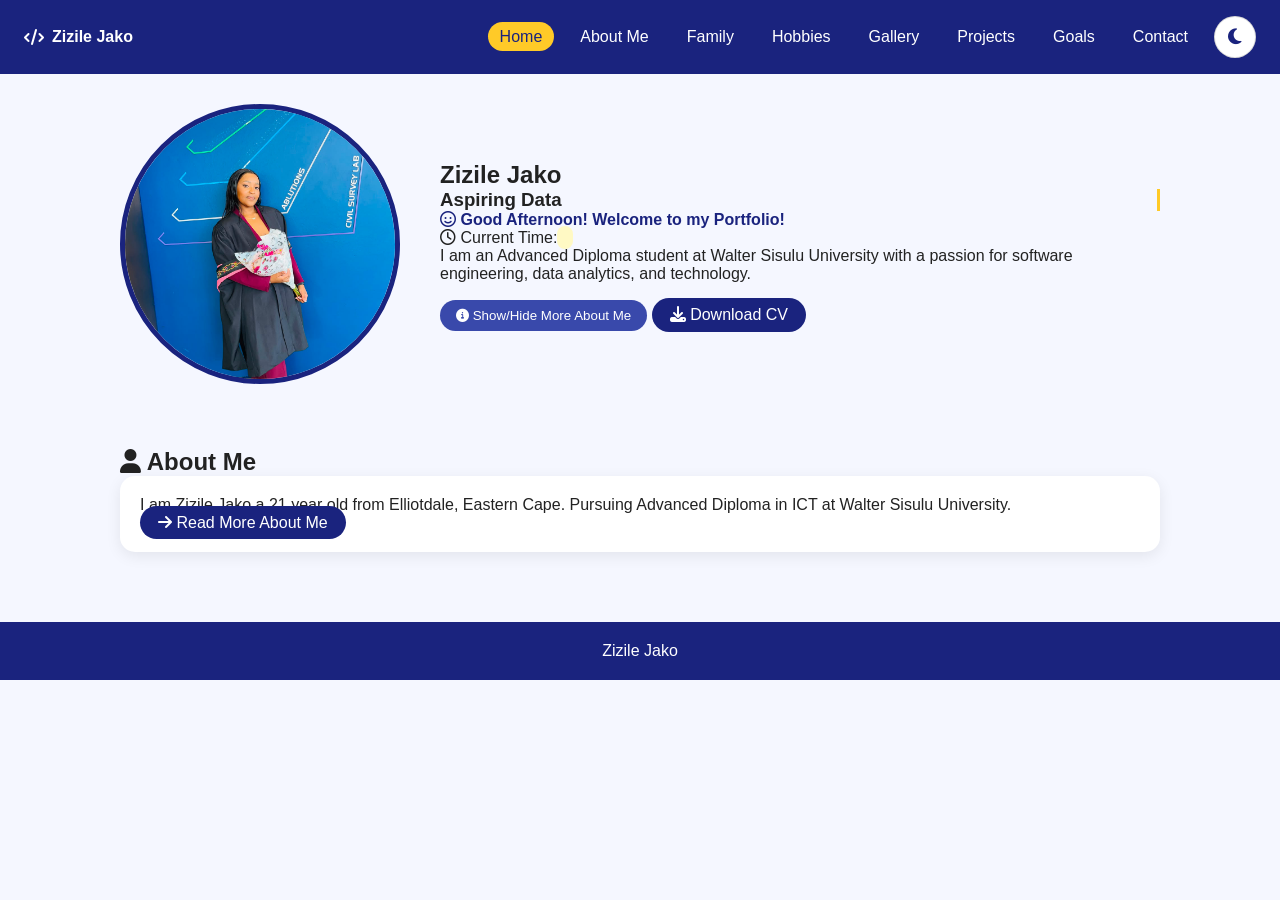
<file: index.html>
<!DOCTYPE html>
<html lang="en">
<head>
<meta charset="UTF-8">
<meta name="viewport" content="width=device-width, initial-scale=1.0">
<title>Zizile Jako | Home</title>
<link rel="stylesheet" href="css/style.css">
<link rel="stylesheet" href="https://cdnjs.cloudflare.com/ajax/libs/font-awesome/6.5.0/css/all.min.css">
<style>
.hero{display:flex; flex-direction:row; align-items:center; gap:40px; padding:30px; flex-wrap:wrap;}
.hero-img{order:1;}
.hero-text{order:2; flex:1;}
.hero-img img{width:280px; height:280px; border-radius:50%; border:5px solid #1a237e; object-fit:cover; cursor:pointer;}


.top-actions{display:flex; gap:12px; align-items:center;}
.icon-circle{
  width:42px; height:42px; border-radius:50%; border:1px solid rgba(0,0,0,0.15);
  background:white; color:#1a237e; display:flex; align-items:center; justify-content:center;
  cursor:pointer; font-size:18px;
}
.mode-btn-old{display:none;}
nav ul{display:flex; align-items:center; gap:14px; list-style:none; flex-wrap:wrap;}
nav ul li a{text-decoration:none;}
</style>
</head>
<body>

<header style="display:flex; justify-content:space-between; align-items:center; padding:16px 24px;">
<div class="logo" style="font-weight:800; display:flex; align-items:center; gap:8px;"><i class="fa-solid fa-code"></i> Zizile Jako</div>
<nav>
<ul>
<li><a href="index.html" class="active">Home</a></li>
<li><a href="about.html">About Me</a></li>
<li><a href="family.html">Family</a></li>
<li><a href="hobbies.html">Hobbies</a></li>
<li><a href="gallery.html">Gallery</a></li>
<li><a href="projects.html">Projects</a></li>
<li><a href="goals.html">Goals</a></li>
<li><a href="contact.html">Contact</a></li>
  
<li class="top-actions">
  <button id="theme-toggle" onclick="toggleMode()" class="icon-circle" title="Light/Dark Mode">
    <i class="fa-solid fa-moon"></i>
  </button>
  <button id="menu-toggle" class="icon-circle" title="Menu" style="display:none;">
    <i class="fa-solid fa-bars"></i>
  </button>
</li>
</ul>
</nav>
</header>

<section class="hero">
<div class="hero-img">
<img src="zizile.jpg" alt="Zizile Jako" onclick="openHomePic()">
</div>

<div class="hero-text">
<h1>Zizile Jako</h1>
<h3><i class="fa-solid fa-chart-line"></i> Aspiring Data Analyst | Software Engineer</h3>
<p id="welcome-msg"></p>
<p><i class="fa-regular fa-clock"></i> Current Time: <span id="clock" style="font-weight:bold; color:#1a237e; background:#fff9c4; padding:3px 8px; border-radius:10px;"></span></p>
<p>I am an Advanced Diploma student at Walter Sisulu University with a passion for software engineering, data analytics, and technology.</p>


<button onclick="toggleInfo('moreInfo')" class="btn" style="margin-top:10px; background:#3949ab; color:white; border:none; padding:8px 16px; border-radius:20px; cursor:pointer;"><i class="fa-solid fa-circle-info"></i> Show/Hide More About Me</button>
<div id="moreInfo" style="display:none; margin-top:12px; background:#fffde7; padding:12px; border-radius:10px; border-left:4px solid #ffca28;">
<p><i class="fa-solid fa-bullseye"></i> <b>My Goal:</b> To become a Software Developer and create useful websites for my community. I love coding and data.</p>
</div>

<a href="Zizile-Jako-CV.pdf" class="btn" download style="margin-top:15px; display:inline-block;"><i class="fa-solid fa-download"></i> Download CV</a>
</div>
</section>

<section>
<h2><i class="fa-solid fa-user"></i> About Me</h2>
<div class="card">
<p>I am Zizile Jako a 21 year old from Elliotdale, Eastern Cape. Pursuing Advanced Diploma in ICT at Walter Sisulu University.</p>
<a href="about.html" class="btn"><i class="fa-solid fa-arrow-right"></i> Read More About Me</a>
</div>
</section>

<div id="home-lightbox" style="display:none; position:fixed; top:0; left:0; width:100%; height:100%; background:rgba(0,0,0,0.9); justify-content:center; align-items:center; z-index:9999;" onclick="this.style.display='none'">
<img src="zizile.jpg" style="max-width:90%; max-height:90%; border-radius:10px; border:5px solid white;">
</div>

<footer><p>  Zizile Jako  </p></footer>

<script src="js/script.js"></script>
<script>
function openHomePic(){ document.getElementById('home-lightbox').style.display='flex'; }


const welcome = document.getElementById('welcome-msg');
const themeIcon = document.querySelector('#theme-toggle i');
if(welcome){
  const hour = new Date().getHours();
  let greet = "Welcome!";
  if(hour < 12) greet = "Good Morning! Welcome to my Portfolio!";
  else if(hour < 18) greet = "Good Afternoon! Welcome to my Portfolio!";
  else greet = "Good Evening! Welcome to my Portfolio!";
  welcome.innerHTML = '<i class="fa-solid fa-hand-wave" style="display:none"></i> <i class="fa-regular fa-face-smile"></i> ' + greet;
  welcome.style.fontWeight = "bold";
  welcome.style.color = "#1a237e";
}


const originalToggle = window.toggleMode;
window.toggleMode = function(){
  if(originalToggle) originalToggle();
  const isLight = document.body.classList.contains('light-mode');
  if(themeIcon){
    themeIcon.className = isLight ? 'fa-solid fa-sun' : 'fa-solid fa-moon';
  }
}
</script>
</body>
</html>
</file>
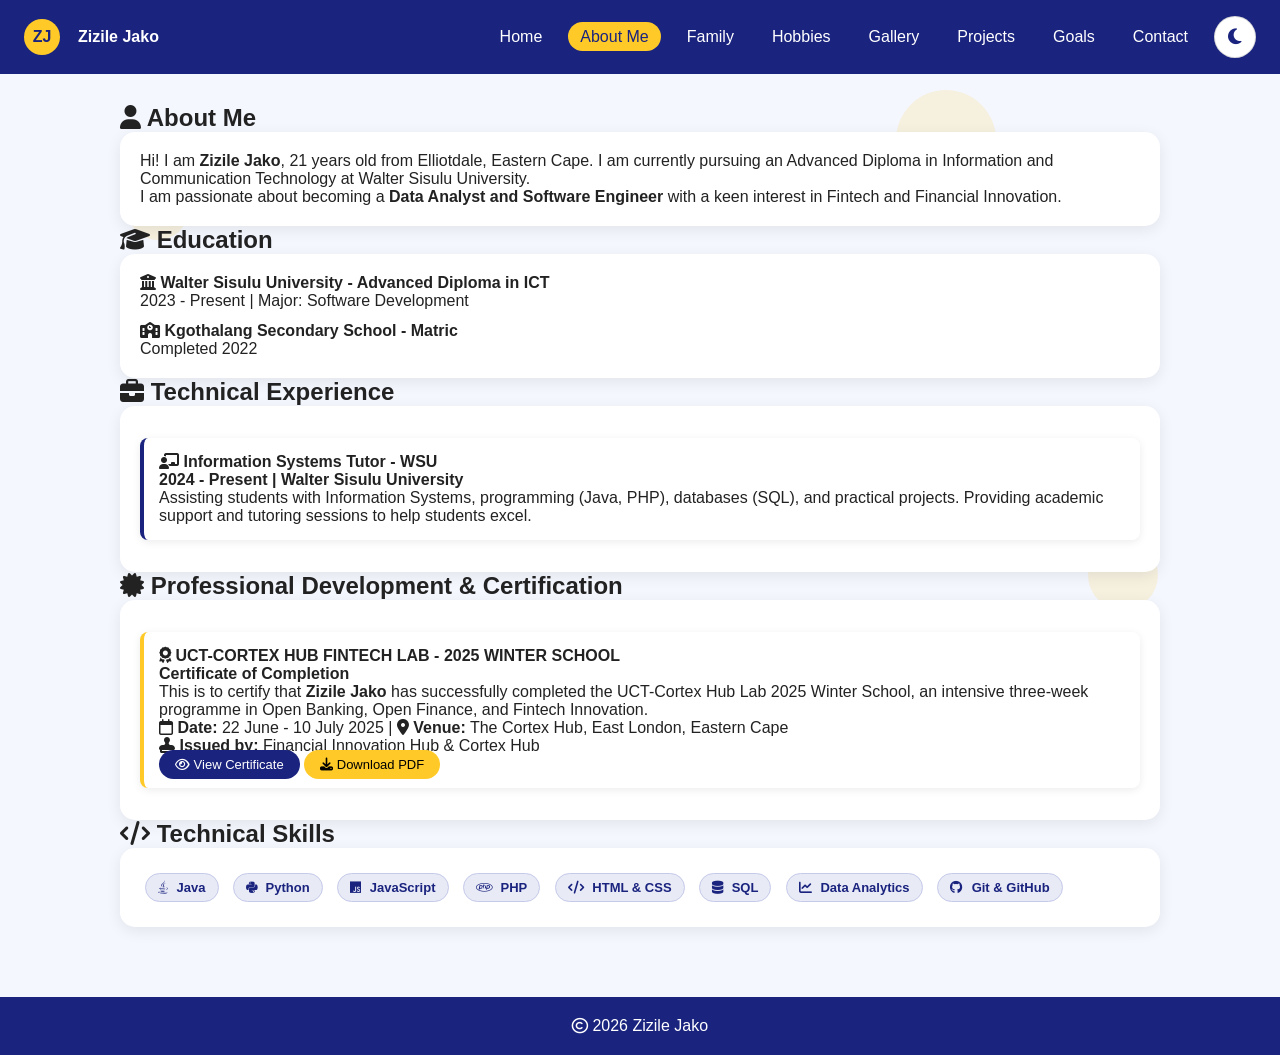
<file: about.html>
<!DOCTYPE html>
<html lang="en">
<head>
<meta charset="UTF-8">
<meta name="viewport" content="width=device-width, initial-scale=1.0">
<title>About Me - Zizile Jako</title>
<link rel="stylesheet" href="css/style.css">
<link rel="stylesheet" href="https://cdnjs.cloudflare.com/ajax/libs/font-awesome/6.5.0/css/all.min.css">
<link rel="icon" href="zizile.jpg">
<style>
.skill-badge{display:inline-block; background:#e8eaf6; color:#1a237e; padding:6px 12px; border-radius:20px; margin:5px; font-size:13px; font-weight:bold; border:1px solid #c5cae9; transition:0.3s;}
.skill-badge i{margin-right:5px;}
.cert-card{background:white; border-left:4px solid #ffca28; padding:15px; margin:12px 0; border-radius:8px; box-shadow:0 2px 8px rgba(0,0,0,0.08); transition:0.3s;}
body.dark-mode .skill-badge, body.light-mode-off .skill-badge{background:#2a2a4a; color:#ffca28; border-color:#3a3a5a;}
body.dark-mode .cert-card{background:#1e1e2f; color:#f1f1f1; box-shadow:0 2px 8px rgba(0,0,0,0.4);}
.icon-circle{ width:42px; height:42px; border-radius:50%; border:1px solid rgba(0,0,0,0.15); background:white; color:#1a237e; display:flex; align-items:center; justify-content:center; cursor:pointer; font-size:18px; }
nav ul{display:flex; align-items:center; gap:14px; list-style:none; flex-wrap:wrap;}
</style>
</head>
<body>
<div class="animated-bg"><span></span><span></span><span></span><span></span></div>

<header style="display:flex; justify-content:space-between; align-items:center; padding:16px 24px;">
<div class="logo"><span class="logo-circle" style="background:#ffca28; color:#1a237e; width:36px; height:36px; border-radius:50%; display:inline-flex; justify-content:center; align-items:center; font-weight:900; margin-right:8px;">ZJ</span> Zizile Jako</div>
<nav>
<ul>
<li><a href="index.html">Home</a></li>
<li><a href="about.html" class="active">About Me</a></li>
<li><a href="family.html">Family</a></li>
<li><a href="hobbies.html">Hobbies</a></li>
<li><a href="gallery.html">Gallery</a></li>
<li><a href="projects.html">Projects</a></li>
<li><a href="goals.html">Goals</a></li>
<li><a href="contact.html">Contact</a></li>
<li><button id="theme-toggle" onclick="toggleMode()" class="icon-circle" title="Light/Dark Mode"><i class="fa-solid fa-moon"></i></button></li>
</ul>
</nav>
</header>

<section>
<h2><i class="fa-solid fa-user"></i> About Me</h2>
<div class="card">
<p>Hi! I am <strong>Zizile Jako</strong>, 21 years old from Elliotdale, Eastern Cape. I am currently pursuing an Advanced Diploma in Information and Communication Technology at Walter Sisulu University.</p>
<p>I am passionate about becoming a <strong>Data Analyst and Software Engineer</strong> with a keen interest in Fintech and Financial Innovation.</p>
</div>

<h2><i class="fa-solid fa-graduation-cap"></i> Education</h2>
<div class="card">
<h4><i class="fa-solid fa-building-columns"></i> Walter Sisulu University - Advanced Diploma in ICT</h4>
<p>2023 - Present | Major: Software Development</p>
<h4 style="margin-top:12px;"><i class="fa-solid fa-school"></i> Kgothalang Secondary School - Matric</h4>
<p>Completed 2022</p>
</div>

<h2><i class="fa-solid fa-briefcase"></i> Technical Experience</h2>
<div class="card">
<div class="cert-card" style="border-left-color:#1a237e;">
<h4><i class="fa-solid fa-chalkboard-teacher"></i> Information Systems Tutor - WSU</h4>
<p><strong>2024 - Present | Walter Sisulu University</strong></p>
<p>Assisting students with Information Systems, programming (Java, PHP), databases (SQL), and practical projects. Providing academic support and tutoring sessions to help students excel.</p>
</div>
</div>

<h2><i class="fa-solid fa-certificate"></i> Professional Development & Certification</h2>
<div class="card">
<div class="cert-card">
<h4><i class="fa-solid fa-award"></i> UCT-CORTEX HUB FINTECH LAB - 2025 WINTER SCHOOL</h4>
<p><strong>Certificate of Completion</strong></p>
<p>This is to certify that <strong>Zizile Jako</strong> has successfully completed the UCT-Cortex Hub Lab 2025 Winter School, an intensive three-week programme in Open Banking, Open Finance, and Fintech Innovation.</p>
<p><i class="fa-regular fa-calendar"></i> <strong>Date:</strong> 22 June - 10 July 2025 | <i class="fa-solid fa-location-dot"></i> <strong>Venue:</strong> The Cortex Hub, East London, Eastern Cape</p>
<p><i class="fa-solid fa-stamp"></i> <strong>Issued by:</strong> Financial Innovation Hub & Cortex Hub</p>
<a href="Certificate_Zizile_Jako.pdf" target="_blank" class="btn" style="padding:7px 16px; font-size:13px; margin-top:10px;"><i class="fa-regular fa-eye"></i> View Certificate</a>
<a href="Certificate_Zizile_Jako.pdf" download class="btn" style="padding:7px 16px; font-size:13px; margin-top:10px; background:#ffca28; color:#000;"><i class="fa-solid fa-download"></i> Download PDF</a>
</div>
</div>

<h2><i class="fa-solid fa-code"></i> Technical Skills</h2>
<div class="card">
<span class="skill-badge"><i class="fa-brands fa-java"></i> Java</span>
<span class="skill-badge"><i class="fa-brands fa-python"></i> Python</span>
<span class="skill-badge"><i class="fa-brands fa-js"></i> JavaScript</span>
<span class="skill-badge"><i class="fa-brands fa-php"></i> PHP</span>
<span class="skill-badge"><i class="fa-solid fa-code"></i> HTML & CSS</span>
<span class="skill-badge"><i class="fa-solid fa-database"></i> SQL</span>
<span class="skill-badge"><i class="fa-solid fa-chart-line"></i> Data Analytics</span>
<span class="skill-badge"><i class="fa-brands fa-github"></i> Git & GitHub</span>
</div>

</section>

<footer><p><i class="fa-regular fa-copyright"></i> 2026 Zizile Jako</p></footer>
<script src="js/script.js"></script>
<script>
const themeIcon = document.querySelector('#theme-toggle i');
const originalToggle = window.toggleMode;
window.toggleMode = function(){
  if(originalToggle) originalToggle();
  const isLight = document.body.classList.contains('light-mode');
  if(themeIcon) themeIcon.className = isLight ? 'fa-solid fa-sun' : 'fa-solid fa-moon';
}
</script>
</body>
</html>
</file>
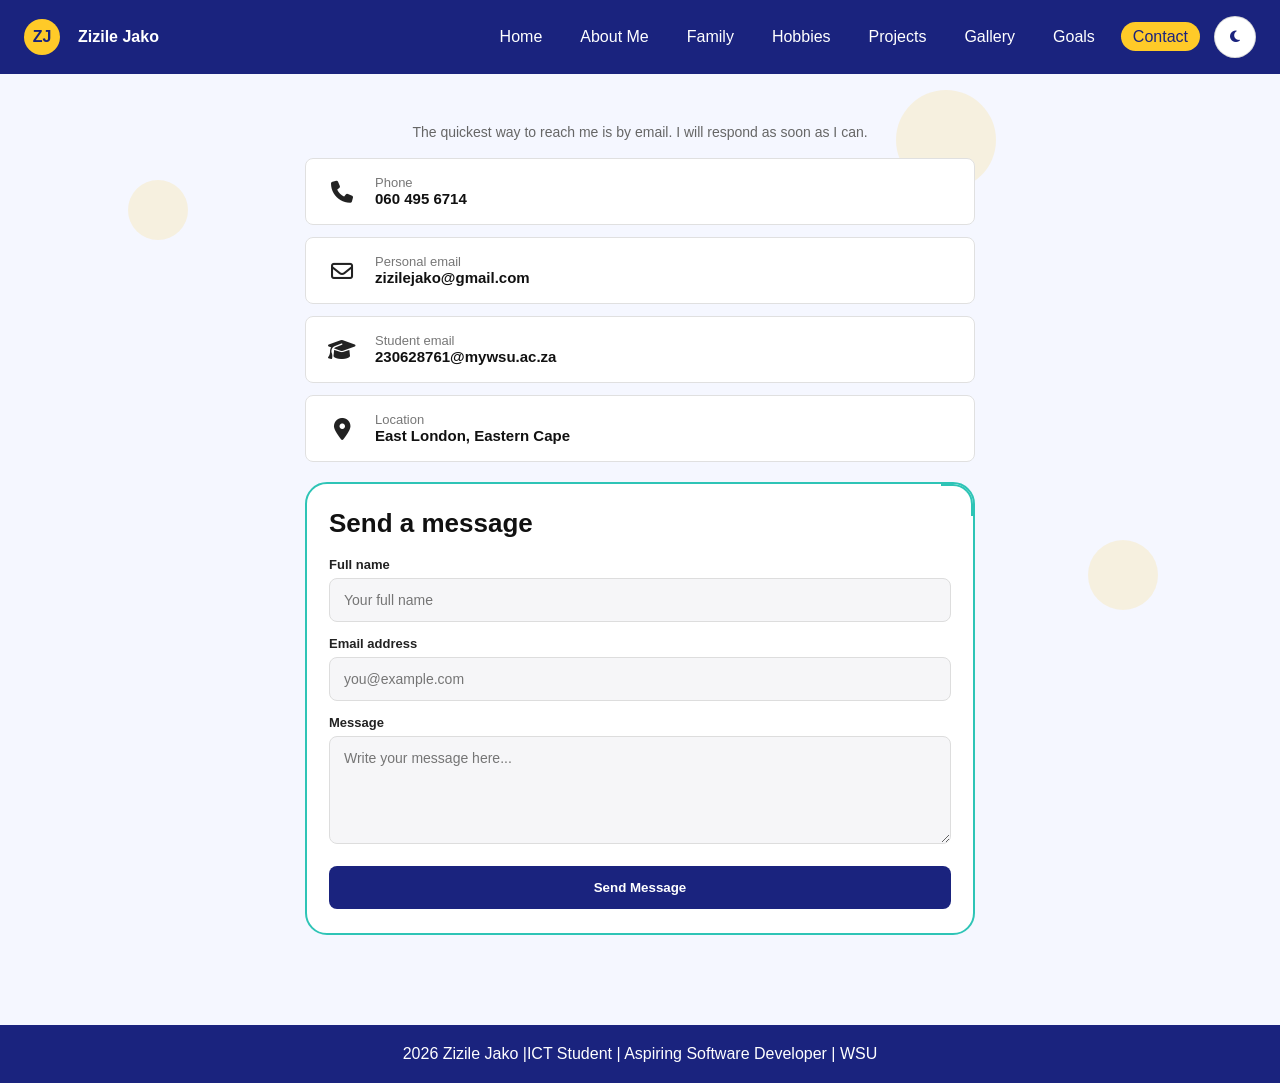
<file: contact.html>
<!DOCTYPE html>
<html lang="en">
<head>
<meta charset="UTF-8">
<meta name="viewport" content="width=device-width, initial-scale=1.0">
<title>Contact - Zizile Jako</title>
<link rel="stylesheet" href="css/style.css">
<link rel="stylesheet" href="https://cdnjs.cloudflare.com/ajax/libs/font-awesome/6.5.0/css/all.min.css">
<style>
.contact-wrap{max-width:700px; margin:20px auto; padding:0 15px;}
.info-card{display:flex; align-items:center; gap:15px; background:white; border:1px solid #e0e0e0; border-radius:8px; padding:16px 18px; margin-bottom:12px; transition:0.2s;}
.info-card:hover{border-color:#1a237e; box-shadow:0 4px 15px rgba(0,0,0,0.06); transform:translateY(-1px);}
.info-card i{font-size:22px; width:36px; text-align:center; color:#222;}
.info-card small{color:#777; font-size:13px; display:block;}
.info-card b{font-size:15px; color:#111; font-weight:700; word-break:break-all;}

.form-box{background:white; border:2px solid #2ec4b6; border-radius:22px; padding:24px 22px; margin-top:20px; position:relative; overflow:hidden;}
.form-box::after{content:''; position:absolute; top:-2px; right:-2px; width:30px; height:30px; border-top:4px solid #2ec4b6; border-right:4px solid #2ec4b6; border-radius:0 22px 0 0;}
.form-box h2{font-size:26px; margin:0 0 18px; color:#111; font-weight:800;}
.form-box label{font-size:13px; font-weight:700; display:block; margin:14px 0 6px; color:#222;}
.form-box input, .form-box textarea{width:100%; padding:13px 14px; border-radius:8px; border:1px solid #ddd; outline:none; background:#f6f6f8; font-size:14px; transition:0.2s;}
.form-box input:focus, .form-box textarea:focus{border-color:#1a237e; background:white; box-shadow:0 0 0 3px rgba(26,35,126,0.1);}
.btn-send{width:100%; background:#1a237e; color:white; border:none; padding:14px; border-radius:8px; font-weight:800; cursor:pointer; margin-top:18px; transition:0.3s;}
.btn-send:hover{background:#3949ab;}
#msgStatus{display:none; padding:12px; border-radius:8px; margin-top:12px; font-weight:700; text-align:center; font-size:13px;}
.error{background:#ffcdd2; color:#c62828; border:1px solid #ef9a9a;}
.success{background:#c8e6c9; color:#2e7d32; border:1px solid #a5d6a7;}

body.dark-mode .info-card{background:#1e1e2f; border-color:#333;}
body.dark-mode .info-card b{color:#f1f1f1;}
body.dark-mode .info-card small{color:#aaa;}
body.dark-mode .info-card i{color:#ffca28;}
body.dark-mode .form-box{background:#1e1e2f; border-color:#2ec4b6; color:#f1f1f1;}
body.dark-mode .form-box h2, body.dark-mode .form-box label{color:#f1f1f1;}
body.dark-mode .form-box input, body.dark-mode .form-box textarea{background:#2a2a4a; color:white; border-color:#3a3a5a;}
.icon-circle{ width:42px; height:42px; border-radius:50%; border:1px solid rgba(0,0,0,0.15); background:white; color:#1a237e; display:flex; align-items:center; justify-content:center; cursor:pointer;}
nav ul{display:flex; align-items:center; gap:14px; list-style:none; flex-wrap:wrap;}
</style>
</head>
<body>
<div class="animated-bg"><span></span><span></span><span></span><span></span></div>

<header style="display:flex; justify-content:space-between; align-items:center; padding:16px 24px;">
<div class="logo"><span style="background:#ffca28; color:#1a237e; width:36px; height:36px; border-radius:50%; display:inline-flex; justify-content:center; align-items:center; font-weight:900; margin-right:8px;">ZJ</span> Zizile Jako</div>
<nav>
<ul>
<li><a href="index.html">Home</a></li>
<li><a href="about.html">About Me</a></li>
<li><a href="family.html">Family</a></li>
<li><a href="hobbies.html">Hobbies</a></li>
<li><a href="projects.html">Projects</a></li>
<li><a href="gallery.html">Gallery</a></li>
<li><a href="goals.html">Goals</a></li>
<li><a href="contact.html" class="active">Contact</a></li>
<li><button id="theme-toggle" onclick="toggleMode()" class="icon-circle"><i class="fa-solid fa-moon"></i></button></li>
</ul>
</nav>
</header>

<section>
<div class="contact-wrap">
<p style="text-align:center; color:#666; margin-bottom:18px; font-size:14px;">The quickest way to reach me is by email. I will respond as soon as I can.</p>

<div class="info-card">
<i class="fa-solid fa-phone"></i>
<div><small>Phone</small><b>060 495 6714</b></div>
</div>

<div class="info-card">
<i class="fa-regular fa-envelope"></i>
<div><small>Personal email</small><b>zizilejako@gmail.com</b></div>
</div>

<div class="info-card">
<i class="fa-solid fa-graduation-cap"></i>
<div><small>Student email</small><b>230628761@mywsu.ac.za</b></div>
</div>

<div class="info-card">
<i class="fa-solid fa-location-dot"></i>
<div><small>Location</small><b>East London, Eastern Cape</b></div>
</div>

<div class="form-box">
<h2>Send a message</h2>
<form id="contactForm" action="https://formsubmit.co/230628761@mywsu.ac.za" method="POST">
<input type="hidden" name="_subject" value="New Message from Portfolio!">
<input type="hidden" name="_captcha" value="false">
<input type="hidden" name="_template" value="table">

<label>Full name</label>
<input type="text" id="name" name="name" placeholder="Your full name">

<label>Email address</label>
<input type="email" id="email" name="email" placeholder="you@example.com">

<label>Message</label>
<textarea id="message" name="message" rows="5" placeholder="Write your message here..."></textarea>

<button type="submit" class="btn-send">Send Message</button>
<div id="msgStatus"></div>
</form>
</div>

</div>
</section>

<footer><p style="text-align:center;">2026 Zizile Jako |ICT Student | Aspiring Software Developer | WSU </p></footer>

<script src="js/script.js"></script>
<script>
const form = document.getElementById('contactForm');
const status = document.getElementById('msgStatus');
form.addEventListener('submit', function(e){
  e.preventDefault();
  const name = document.getElementById('name').value.trim();
  const email = document.getElementById('email').value.trim();
  const message = document.getElementById('message').value.trim();
  if(name === "" || email === ""){
    status.className = "error";
    status.textContent = "Please fill name and email!";
    status.style.display = "block"; return;
  }
  if(message === ""){
    status.className = "error";
    status.textContent = "Please write your message!";
    status.style.display = "block"; return;
  }
  status.className = "success";
  status.textContent = "Sending message...";
  status.style.display = "block";
  fetch(form.action, {method:"POST", body:new FormData(form)})
  .then(()=>{
    status.textContent = "Message Sent! Thank you, I will reply on " + email;
    form.reset();
  }).catch(()=>{
    status.textContent = "Message ready - opening email";
    window.location.href = `mailto:230628761@mywsu.ac.za?subject=Portfolio Message from ${name}&body=${encodeURIComponent(message + " - from " + email)}`;
  });
});
const themeIcon = document.querySelector('#theme-toggle i');
const originalToggle = window.toggleMode;
window.toggleMode = function(){
  if(originalToggle) originalToggle();
  const isLight = document.body.classList.contains('light-mode');
  if(themeIcon) themeIcon.className = isLight? 'fa-solid fa-sun' : 'fa-solid fa-moon';
}
</script>

</body>
</html>
</file>
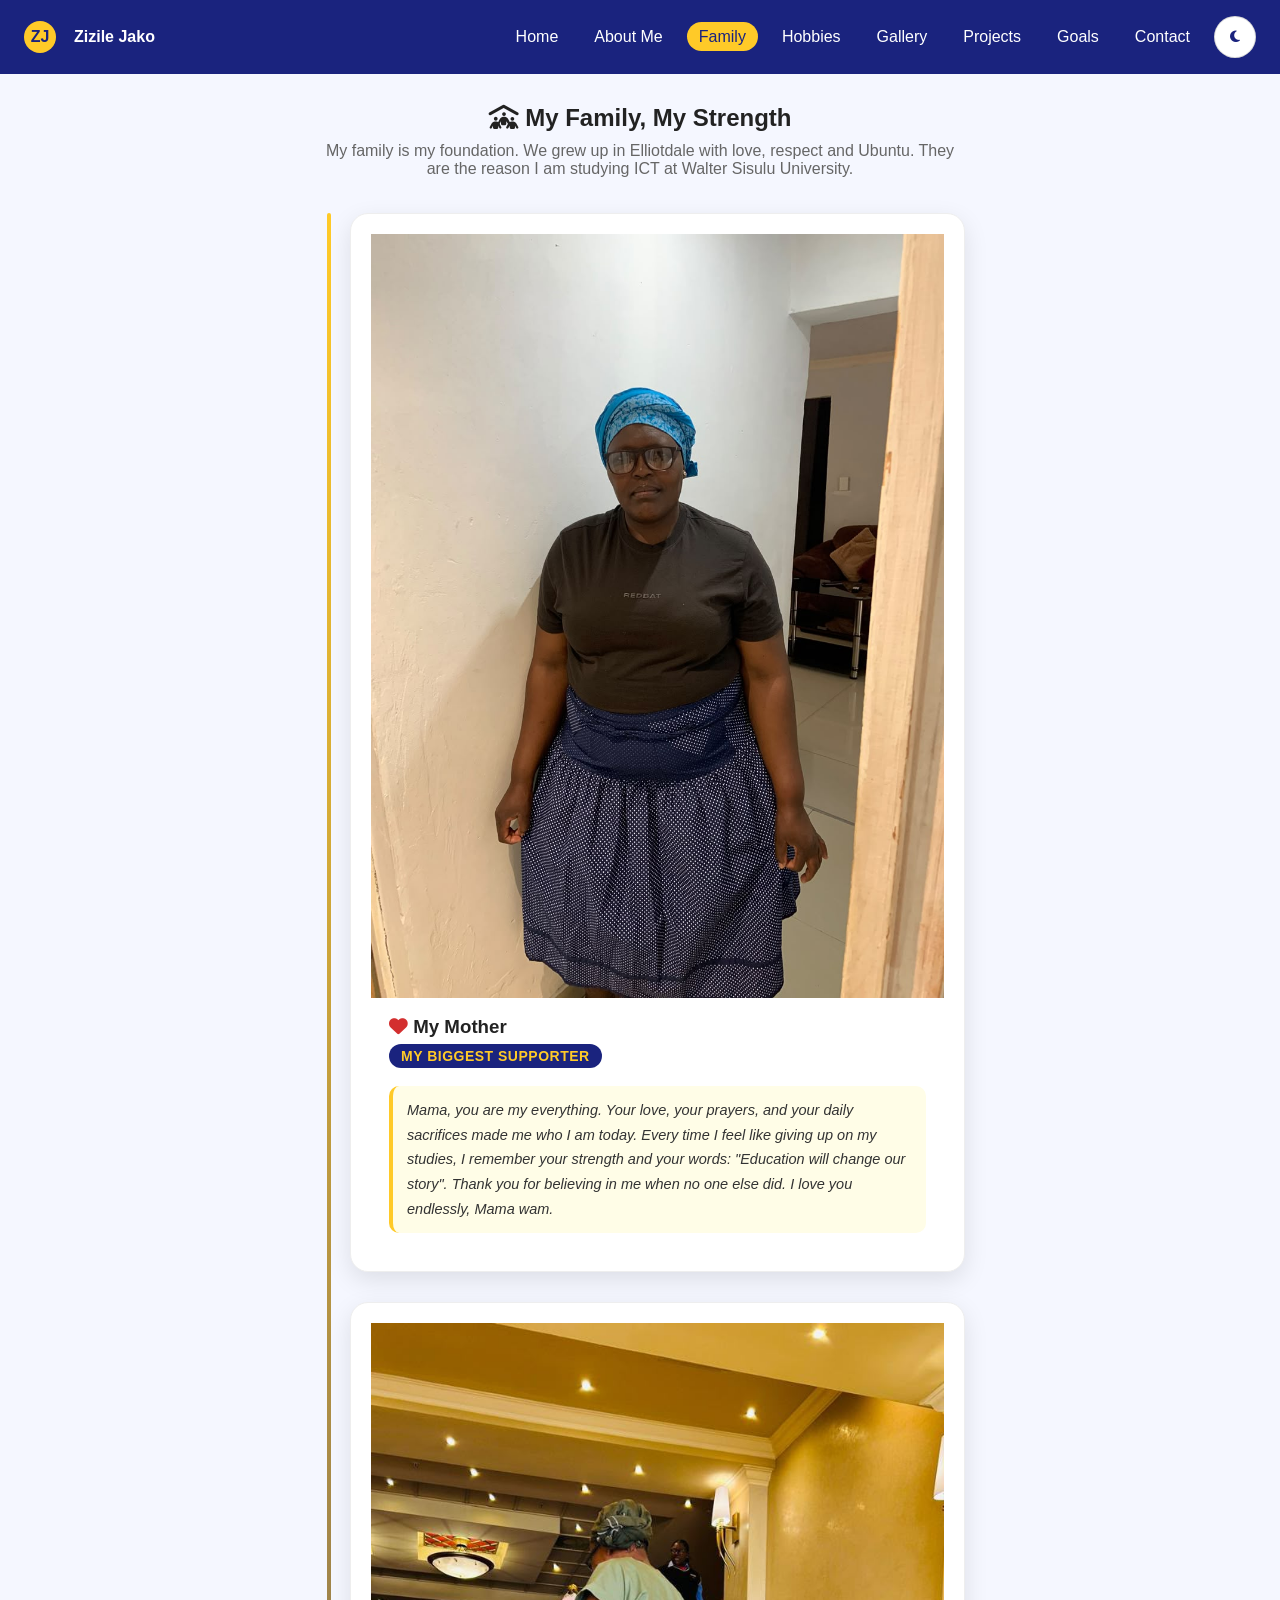
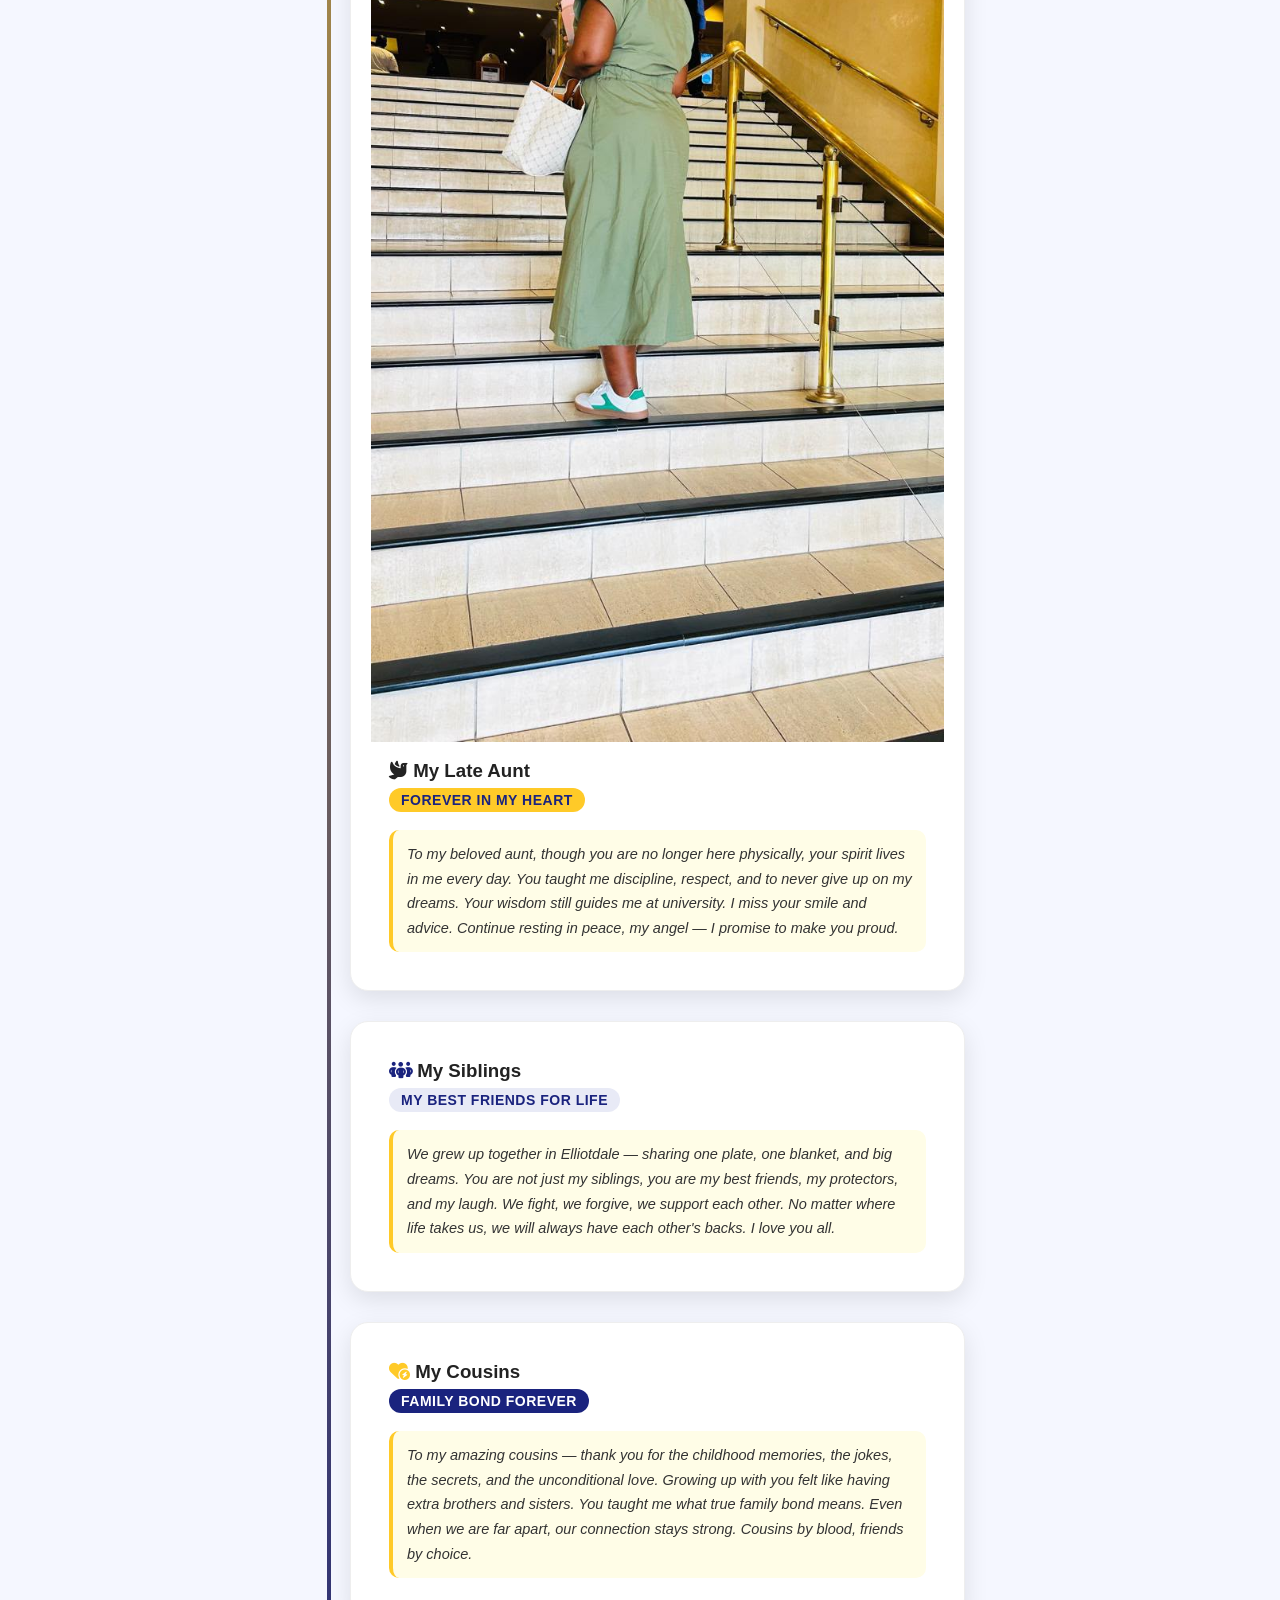
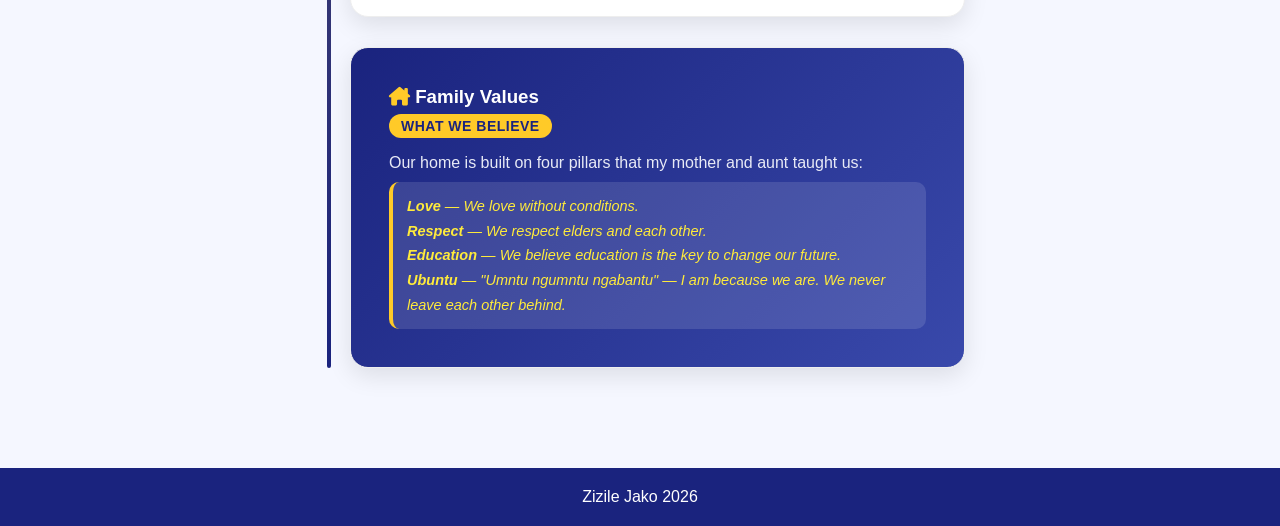
<file: family.html>
<!DOCTYPE html>
<html lang="en">
<head>
<meta charset="UTF-8">
<meta name="viewport" content="width=device-width, initial-scale=1.0">
<title>Zizile Jako | Family</title>
<link rel="stylesheet" href="css/style.css">
<link rel="stylesheet" href="https://cdnjs.cloudflare.com/ajax/libs/font-awesome/6.5.0/css/all.min.css">
<style>
.family-timeline{max-width:650px; margin:0 auto; padding-left:35px; position:relative;}
.family-timeline::before{content:''; position:absolute; left:12px; top:0; bottom:0; width:4px; background:linear-gradient(#ffca28, #1a237e); border-radius:5px;}
.family-card{position:relative; background:white; border-radius:18px; margin-bottom:30px; overflow:hidden; box-shadow:0 8px 25px rgba(0,0,0,0.1); border:1px solid #eee; transition:0.3s;}
.family-card:hover{transform:translateY(-5px); box-shadow:0 12px 35px rgba(0,0,0,0.15);}
.family-card::before{content:''; position:absolute; left:-28px; top:20px; width:14px; height:14px; background:#1a237e; border:3px solid #ffca28; border-radius:50%;}
.family-card img{width:100%; height:auto; display:block; background:#f5f5f5;}
.card-content{padding:18px; text-align:left;}
.role{font-size:11px; font-weight:800; padding:4px 12px; border-radius:20px; display:inline-block; margin:6px 0; letter-spacing:0.5px;}
.sweet{background:#fffde7; padding:12px 14px; border-radius:10px; border-left:4px solid #ffca28; font-style:italic; margin-top:10px; color:#333; line-height:1.7; font-size:14.5px;}
body.dark-mode .family-card{background:#1e1e2f; color:#f1f1f1;}
body.dark-mode .sweet{background:#2d2d4d; color:#ffeb3b;}
.icon-circle{ width:42px; height:42px; border-radius:50%; border:1px solid rgba(0,0,0,0.15); background:white; color:#1a237e; display:flex; align-items:center; justify-content:center; cursor:pointer;}
nav ul{display:flex; align-items:center; gap:12px; list-style:none; flex-wrap:wrap;}
</style>
</head>
<body>
<header style="display:flex; justify-content:space-between; align-items:center; padding:16px 24px;">
<div class="logo"><span style="background:#ffca28; color:#1a237e; width:32px; height:32px; border-radius:50%; display:inline-flex; justify-content:center; align-items:center; font-weight:900; margin-right:8px;">ZJ</span> Zizile Jako</div>
<nav>
<ul>
<li><a href="index.html">Home</a></li>
<li><a href="about.html">About Me</a></li>
<li><a href="family.html" class="active">Family</a></li>
<li><a href="hobbies.html">Hobbies</a></li>
<li><a href="gallery.html">Gallery</a></li>
<li><a href="projects.html">Projects</a></li>
<li><a href="goals.html">Goals</a></li>
<li><a href="contact.html">Contact</a></li>
<li><button id="theme-toggle" onclick="toggleMode()" class="icon-circle"><i class="fa-solid fa-moon"></i></button></li>
</ul>
</nav>
</header>

<section>
<h2 style="text-align:center;"><i class="fa-solid fa-people-roof"></i> My Family, My Strength</h2>
<p style="text-align:center; max-width:650px; margin:10px auto 35px; color:#666;">My family is my foundation. We grew up in Elliotdale with love, respect and Ubuntu. They are the reason I am studying ICT at Walter Sisulu University.</p>

<div class="family-timeline">


<div class="family-card">
<img src="images/mom.jpeg" alt="My Mother">
<div class="card-content">
<h3><i class="fa-solid fa-heart" style="color:#d32f2f;"></i> My Mother</h3>
<span class="role" style="background:#1a237e; color:#ffca28;">MY BIGGEST SUPPORTER</span>
<div class="sweet">Mama, you are my everything. Your love, your prayers, and your daily sacrifices made me who I am today. Every time I feel like giving up on my studies, I remember your strength and your words: "Education will change our story". Thank you for believing in me when no one else did. I love you endlessly, Mama wam.</div>
</div>
</div>


<div class="family-card">
<img src="images/aunt.jpeg" alt="My Late Aunt">
<div class="card-content">
<h3><i class="fa-solid fa-dove"></i> My Late Aunt</h3>
<span class="role" style="background:#ffca28; color:#1a237e;">FOREVER IN MY HEART</span>
<div class="sweet">To my beloved aunt, though you are no longer here physically, your spirit lives in me every day. You taught me discipline, respect, and to never give up on my dreams. Your wisdom still guides me at university. I miss your smile and advice. Continue resting in peace, my angel — I promise to make you proud.</div>
</div>
</div>


<div class="family-card">
<div class="card-content">
<h3><i class="fa-solid fa-people-group" style="color:#1a237e;"></i> My Siblings</h3>
<span class="role" style="background:#e8eaf6; color:#1a237e;">MY BEST FRIENDS FOR LIFE</span>
<div class="sweet">We grew up together in Elliotdale — sharing one plate, one blanket, and big dreams. You are not just my siblings, you are my best friends, my protectors, and my laugh. We fight, we forgive, we support each other. No matter where life takes us, we will always have each other's backs. I love you all.</div>
</div>
</div>

<!-- COUSINS -->
<div class="family-card">
<div class="card-content">
<h3><i class="fa-solid fa-heart-circle-bolt" style="color:#ffca28;"></i> My Cousins</h3>
<span class="role" style="background:#1a237e; color:white;">FAMILY BOND FOREVER</span>
<div class="sweet">To my amazing cousins — thank you for the childhood memories, the jokes, the secrets, and the unconditional love. Growing up with you felt like having extra brothers and sisters. You taught me what true family bond means. Even when we are far apart, our connection stays strong. Cousins by blood, friends by choice.</div>
</div>
</div>


<div class="family-card" style="background:linear-gradient(135deg, #1a237e, #3949ab);">
<div class="card-content">
<h3 style="color:white;"><i class="fa-solid fa-house-chimney" style="color:#ffca28;"></i> Family Values</h3>
<span class="role" style="background:#ffca28; color:#1a237e;">WHAT WE BELIEVE</span>
<p style="color:#e8eaf6; margin-top:8px;">Our home is built on four pillars that my mother and aunt taught us:</p>
<div class="sweet" style="background:rgba(255,255,255,0.12); color:#ffeb3b; border-left-color:#ffca28;">
<b>Love</b> — We love without conditions.<br>
<b>Respect</b> — We respect elders and each other.<br>
<b>Education</b> — We believe education is the key to change our future.<br>
<b>Ubuntu</b> — "Umntu ngumntu ngabantu" — I am because we are. We never leave each other behind.
</div>
</div>
</div>

</div>
</section>

<footer><p>Zizile Jako 2026</p></footer>
<script src="js/script.js"></script>
</body>
</html>
</file>
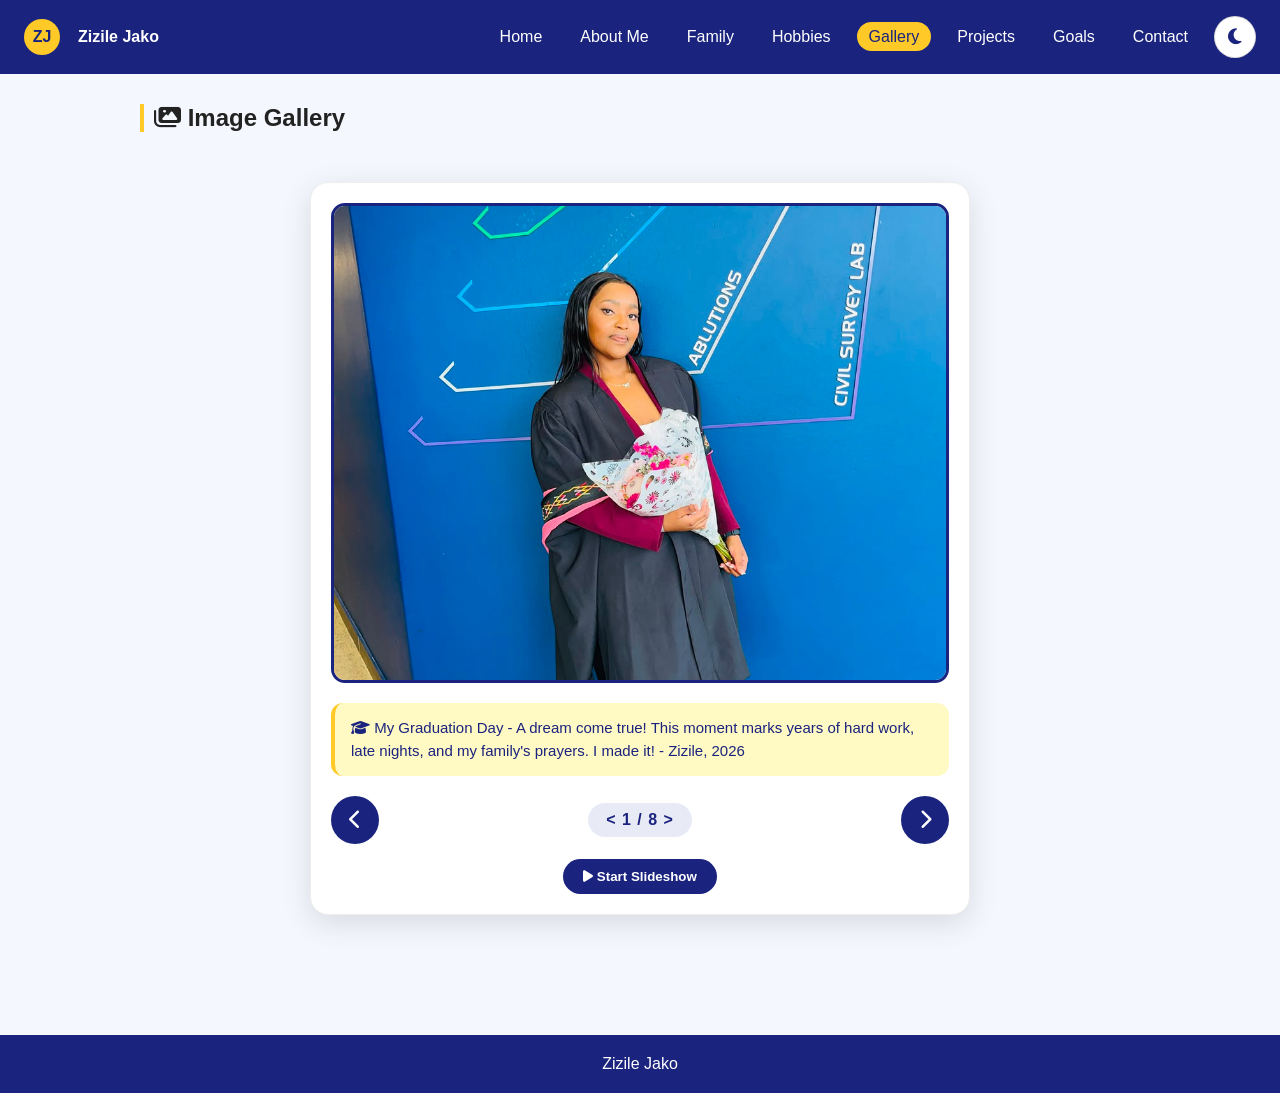
<file: gallery.html>
<!DOCTYPE html>
<html lang="en">
<head>
<meta charset="UTF-8">
<meta name="viewport" content="width=device-width, initial-scale=1.0">
<title>Gallery - Zizile Jako</title>
<link rel="stylesheet" href="css/style.css">
<link rel="stylesheet" href="https://cdnjs.cloudflare.com/ajax/libs/font-awesome/6.5.0/css/all.min.css">
<style>
.gallery-wrapper{max-width:700px; margin:30px auto; padding:20px; text-align:center;}
.main-card{background:white; border-radius:18px; padding:20px; box-shadow:0 8px 30px rgba(0,0,0,0.12); border:1px solid #eee;}
.main-card img{width:100%; max-height:480px; object-fit:cover; border-radius:14px; border:3px solid #1a237e;}


.message{margin-top:16px; background:#fff9c4; padding:14px 16px; border-radius:12px; border-left:4px solid #ffca28; text-align:left; font-size:15px; line-height:1.5; color:#1a237e; font-weight:500;}
body.dark-mode.message{background:#2d2d4d!important; color:#ffeb3b!important; border-left-color:#ffca28!important; box-shadow:0 0 0 1px rgba(255,202,40,0.3);}
body.dark-mode.main-card{background:#1e1e2f; border-color:#444;}
body.dark-mode.counter{background:#2a2a4a; color:#ffca28; border:1px solid #ffca28;}

.controls{display:flex; justify-content:space-between; align-items:center; margin-top:20px;}
.arrow-btn{width:48px; height:48px; border-radius:50%; border:none; background:#1a237e; color:white; font-size:20px; cursor:pointer; display:flex; align-items:center; justify-content:center;}
.arrow-btn:hover{background:#3949ab;}
.counter{font-weight:800; color:#1a237e; background:#e8eaf6; padding:8px 18px; border-radius:20px; letter-spacing:1px;}
.icon-circle{ width:42px; height:42px; border-radius:50%; border:1px solid rgba(0,0,0,0.15); background:white; color:#1a237e; display:flex; align-items:center; justify-content:center; cursor:pointer; font-size:18px; }
nav ul{display:flex; align-items:center; gap:14px; list-style:none; flex-wrap:wrap;}
.slide-btn{margin-top:15px; background:#1a237e; color:white; border:none; padding:10px 20px; border-radius:25px; cursor:pointer; font-weight:bold;}
.slide-btn.stop{background:#d32f2f;}
</style>
</head>
<body>
<header style="display:flex; justify-content:space-between; align-items:center; padding:16px 24px;">
<div class="logo"><span style="background:#ffca28; color:#1a237e; width:36px; height:36px; border-radius:50%; display:inline-flex; justify-content:center; align-items:center; font-weight:900; margin-right:8px;">ZJ</span> Zizile Jako</div>
<nav>
<ul>
<li><a href="index.html">Home</a></li>
<li><a href="about.html">About Me</a></li>
<li><a href="family.html">Family</a></li>
<li><a href="hobbies.html">Hobbies</a></li>
<li><a href="gallery.html" class="active">Gallery</a></li>
<li><a href="projects.html">Projects</a></li>
<li><a href="goals.html">Goals</a></li>
<li><a href="contact.html">Contact</a></li>
<li><button id="theme-toggle" onclick="toggleMode()" class="icon-circle"><i class="fa-solid fa-moon"></i></button></li>
</ul>
</nav>
</header>

<section>
<h2 style="border-left:4px solid #ffca28; padding-left:10px; margin-left:20px;"><i class="fa-solid fa-images"></i> Image Gallery</h2>

<div class="gallery-wrapper">
  <div class="main-card">
    <img id="gallery-img" src="zizile.jpg" alt="Gallery">
    <div id="gallery-msg" class="message"></div>

    <div class="controls">
      <button class="arrow-btn" id="prevBtn"><i class="fa-solid fa-chevron-left"></i></button>
      <span class="counter" id="counter">< 1 / 8 ></span>
      <button class="arrow-btn" id="nextBtn"><i class="fa-solid fa-chevron-right"></i></button>
    </div>

    <button id="slideBtn" class="slide-btn" onclick="toggleSlideshow()"><i class="fa-solid fa-play"></i> Start Slideshow</button>
  </div>
</div>
</section>

<footer><p>Zizile Jako</p></footer>
<script src="js/script.js"></script>
<script>
const items = [
  { img: "zizile.jpg", msg: "<i class='fa-solid fa-graduation-cap'></i> My Graduation Day - A dream come true! This moment marks years of hard work, late nights, and my family's prayers. I made it! - Zizile, 2026" },
  { img: "images/fam.jpg", msg: "<i class='fa-solid fa-people-roof'></i> My Family, My Everything - You are my strength, my love, and my reason to keep pushing." },
  { img: "images/ziphozee.jpg", msg: "<i class='fa-solid fa-heart'></i> ZiphoZee - My Twin, My Mirror, My Other Half. Forever us!" },
  { img: "images/ZEE.jpg", msg: "<i class='fa-solid fa-user'></i> ZEE - Just me being me!" },
  { img: "images/sissy.jpg", msg: "<i class='fa-solid fa-user-group'></i> My Sister - My support system" },
  { img: "images/cuzzy.jpg", msg: "<i class='fa-solid fa-people-group'></i> Cousins Love - Family bond forever" },
  { img: "images/tshezi.jpg", msg: "<i class='fa-solid fa-star'></i> Precious Memories - Unforgettable moments" },
  { img: "images/lovers.jpg", msg: "<i class='fa-solid fa-face-smile'></i> Love & Laughter - Happy times" }
];

let index = 0;
let slideInterval = null;
let isPlaying = false;

const imgEl = document.getElementById('gallery-img');
const msgEl = document.getElementById('gallery-msg');
const counterEl = document.getElementById('counter');
const slideBtn = document.getElementById('slideBtn');

function showItem(){
  imgEl.src = items[index].img;
  msgEl.innerHTML = items[index].msg;
  counterEl.innerHTML = `< ${index+1} / ${items.length} >`;
}

document.getElementById('prevBtn').onclick = () => { index = (index - 1 + items.length) % items.length; showItem(); }
document.getElementById('nextBtn').onclick = () => { index = (index + 1) % items.length; showItem(); }

function toggleSlideshow(){
  if(isPlaying){
    clearInterval(slideInterval);
    isPlaying = false;
    slideBtn.innerHTML = "<i class='fa-solid fa-play'></i> Start Slideshow";
    slideBtn.classList.remove('stop');
  } else {
    isPlaying = true;
    slideBtn.innerHTML = "<i class='fa-solid fa-pause'></i> Stop Slideshow";
    slideBtn.classList.add('stop');
    slideInterval = setInterval(() => {
      index = (index + 1) % items.length;
      showItem();
    }, 2500);
  }
}

showItem();

const themeIcon = document.querySelector('#theme-toggle i');
const originalToggle = window.toggleMode;
window.toggleMode = function(){
  if(originalToggle) originalToggle();
  const isLight = document.body.classList.contains('light-mode');
  if(themeIcon) themeIcon.className = isLight? 'fa-solid fa-sun' : 'fa-solid fa-moon';
}
</script>
</body>
</html>
</file>
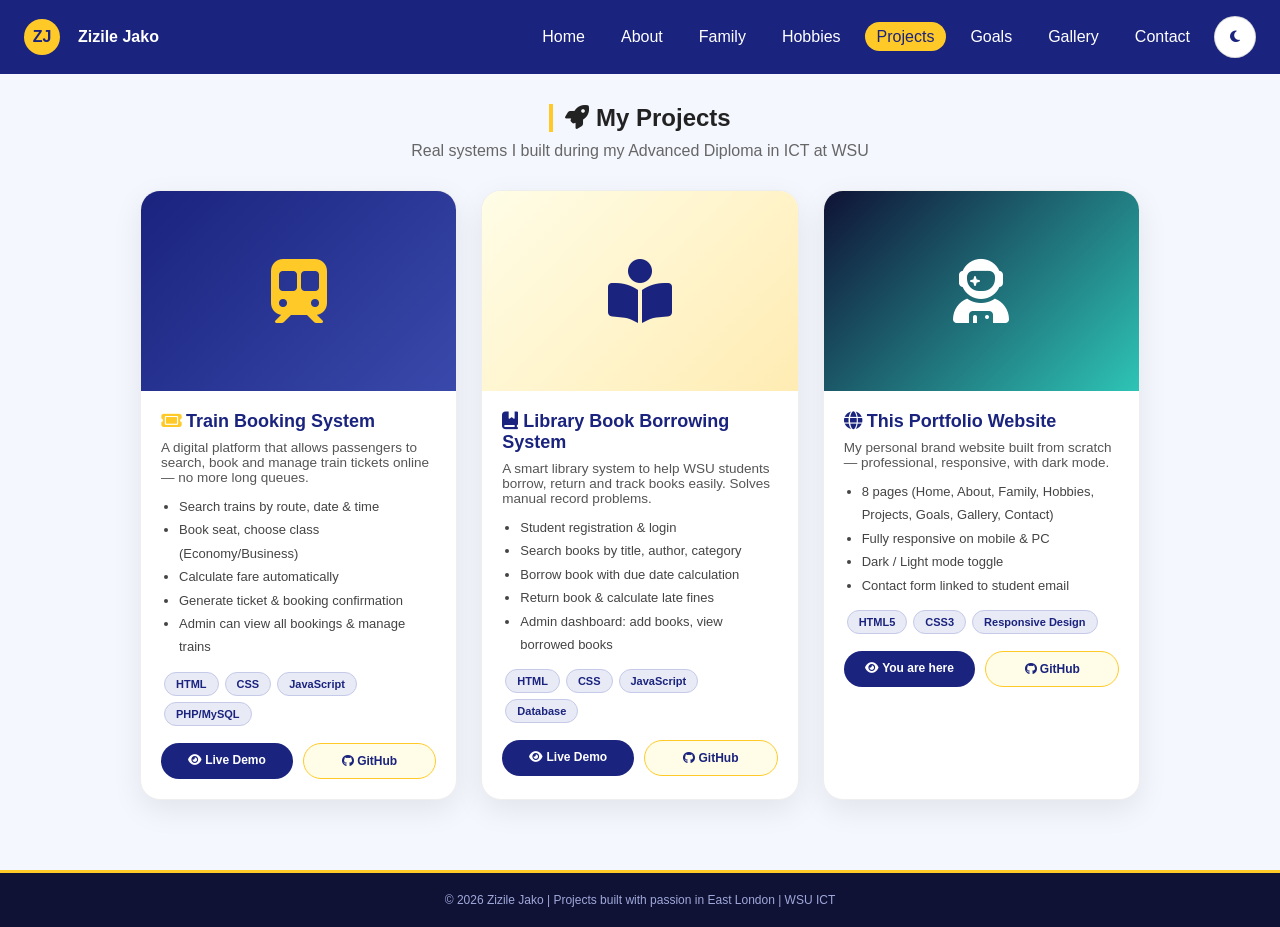
<file: projects.html>
<!DOCTYPE html>
<html lang="en">
<head>
<meta charset="UTF-8">
<meta name="viewport" content="width=device-width, initial-scale=1.0">
<title>Projects - Zizile Jako</title>
<link rel="stylesheet" href="css/style.css">
<link rel="stylesheet" href="https://cdnjs.cloudflare.com/ajax/libs/font-awesome/6.5.0/css/all.min.css">
<style>
.projects-hero{text-align:center; max-width:700px; margin:0 auto 30px;}
.badge{display:inline-block; background:#e8eaf6; color:#1a237e; padding:5px 11px; border-radius:20px; font-size:11px; font-weight:800; margin:3px; border:1px solid #c5cae9;}
.proj-grid{display:grid; grid-template-columns:repeat(auto-fit, minmax(300px,1fr)); gap:24px; max-width:1000px; margin:0 auto;}
.proj-card{background:white; border-radius:20px; overflow:hidden; box-shadow:0 10px 30px rgba(0,0,0,0.08); border:1px solid #eee; transition:0.35s; display:flex; flex-direction:column;}
.proj-card:hover{transform:translateY(-8px); box-shadow:0 18px 45px rgba(26,35,126,0.18);}
.proj-img{height:200px; display:flex; align-items:center; justify-content:center; font-size:64px; position:relative;}
.proj-content{padding:20px; flex:1; display:flex; flex-direction:column;}
.proj-content h3{margin:0 0 8px; color:#1a237e; font-size:18px;}
.proj-content ul{margin:10px 0; padding-left:18px; font-size:13px; color:#444; line-height:1.8;}
.proj-btns{display:flex; gap:10px; margin-top:14px;}
.btn-dark{background:#1a237e; color:white; padding:10px 16px; border-radius:20px; font-size:12px; font-weight:700; text-decoration:none; flex:1; text-align:center;}
.btn-light{background:#fffde7; color:#1a237e; border:1px solid #ffca28; padding:10px 16px; border-radius:20px; font-size:12px; font-weight:700; text-decoration:none; flex:1; text-align:center;}
body.dark-mode .proj-card{background:#1e1e2f; border-color:#333;}
body.dark-mode .proj-content ul, body.dark-mode .proj-content p{color:#ccc;}
.icon-circle{ width:42px; height:42px; border-radius:50%; border:1px solid rgba(0,0,0,0.15); background:white; color:#1a237e; display:flex; align-items:center; justify-content:center; cursor:pointer;}
nav ul{display:flex; align-items:center; gap:12px; list-style:none; flex-wrap:wrap; justify-content:center;}
</style>
</head>
<body>
<header style="display:flex; justify-content:space-between; align-items:center; padding:16px 24px;">
<div class="logo"><span style="background:#ffca28; color:#1a237e; width:36px; height:36px; border-radius:50%; display:inline-flex; justify-content:center; align-items:center; font-weight:900; margin-right:8px;">ZJ</span> Zizile Jako</div>
<nav><ul>
<li><a href="index.html">Home</a></li>
<li><a href="about.html">About</a></li>
<li><a href="family.html">Family</a></li>
<li><a href="hobbies.html">Hobbies</a></li>
<li><a href="projects.html" class="active">Projects</a></li>
<li><a href="goals.html">Goals</a></li>
<li><a href="gallery.html">Gallery</a></li>
<li><a href="contact.html">Contact</a></li>
<li><button id="theme-toggle" onclick="toggleMode()" class="icon-circle"><i class="fa-solid fa-moon"></i></button></li>
</ul></nav>
</header>

<section>
<div class="projects-hero">
<h2 style="border-left:4px solid #ffca28; display:inline-block; padding-left:12px;"><i class="fa-solid fa-rocket"></i> My Projects</h2>
<p style="color:#666; margin-top:10px;">Real systems I built during my Advanced Diploma in ICT at WSU</p>
</div>

<div class="proj-grid">


<div class="proj-card">
<div class="proj-img" style="background:linear-gradient(135deg, #1a237e, #3949ab); color:#ffca28;">
<i class="fa-solid fa-train-subway"></i>
</div>
<div class="proj-content">
<h3><i class="fa-solid fa-ticket" style="color:#ffca28;"></i> Train Booking System</h3>
<p style="font-size:13.5px; color:#555; margin:0;">A digital platform that allows passengers to search, book and manage train tickets online — no more long queues.</p>
<ul>
<li>Search trains by route, date & time</li>
<li>Book seat, choose class (Economy/Business)</li>
<li>Calculate fare automatically</li>
<li>Generate ticket & booking confirmation</li>
<li>Admin can view all bookings & manage trains</li>
</ul>
<div><span class="badge">HTML</span><span class="badge">CSS</span><span class="badge">JavaScript</span><span class="badge">PHP/MySQL</span></div>
<div class="proj-btns"><a href="#" class="btn-dark"><i class="fa-solid fa-eye"></i> Live Demo</a><a href="https://github.com/zeejako" target="_blank" class="btn-light"><i class="fa-brands fa-github"></i> GitHub</a></div>
</div>
</div>


<div class="proj-card">
<div class="proj-img" style="background:linear-gradient(135deg, #fffde7, #ffecb3); color:#1a237e;">
<i class="fa-solid fa-book-open-reader"></i>
</div>
<div class="proj-content">
<h3><i class="fa-solid fa-book-bookmark" style="color:#1a237e;"></i> Library Book Borrowing System</h3>
<p style="font-size:13.5px; color:#555; margin:0;">A smart library system to help WSU students borrow, return and track books easily. Solves manual record problems.</p>
<ul>
<li>Student registration & login</li>
<li>Search books by title, author, category</li>
<li>Borrow book with due date calculation</li>
<li>Return book & calculate late fines</li>
<li>Admin dashboard: add books, view borrowed books</li>
</ul>
<div><span class="badge">HTML</span><span class="badge">CSS</span><span class="badge">JavaScript</span><span class="badge">Database</span></div>
<div class="proj-btns"><a href="#" class="btn-dark"><i class="fa-solid fa-eye"></i> Live Demo</a><a href="https://github.com/zeejako" target="_blank" class="btn-light"><i class="fa-brands fa-github"></i> GitHub</a></div>
</div>
</div>


<div class="proj-card">
<div class="proj-img" style="background:linear-gradient(135deg, #0f1235, #2ec4b6); color:white;">
<i class="fa-solid fa-user-astronaut"></i>
</div>
<div class="proj-content">
<h3><i class="fa-solid fa-globe"></i> This Portfolio Website</h3>
<p style="font-size:13.5px; color:#555; margin:0;">My personal brand website built from scratch — professional, responsive, with dark mode.</p>
<ul>
<li>8 pages (Home, About, Family, Hobbies, Projects, Goals, Gallery, Contact)</li>
<li>Fully responsive on mobile & PC</li>
<li>Dark / Light mode toggle</li>
<li>Contact form linked to student email</li>
</ul>
<div><span class="badge">HTML5</span><span class="badge">CSS3</span><span class="badge">Responsive Design</span></div>
<div class="proj-btns"><a href="index.html" class="btn-dark"><i class="fa-solid fa-eye"></i> You are here</a><a href="https://github.com/zeejako" target="_blank" class="btn-light"><i class="fa-brands fa-github"></i> GitHub</a></div>
</div>
</div>

</div>
</section>

<footer style="background:#0f1235; color:white; padding:20px; margin-top:40px; text-align:center; border-top:3px solid #ffca28;">
<p style="color:#9fa8da; font-size:12px;">© 2026 Zizile Jako | Projects built with passion in East London | WSU ICT</p>
</footer>
<script src="js/script.js"></script>
</body>
</html>
</file>
<file: css/style.css>
::-webkit-scrollbar{width:10px;}
::-webkit-scrollbar-track{background:#e8eaf6;}
::-webkit-scrollbar-thumb{background:#1a237e; border-radius:10px;}


.animated-bg{position:fixed; top:0; left:0; width:100%; height:100%; z-index:-1; overflow:hidden; pointer-events:none;}
.animated-bg span{position:absolute; display:block; width:80px; height:80px; background:rgba(255,202,40,0.15); border-radius:50%; animation:float 15s infinite linear;}
.animated-bg span:nth-child(1){left:10%; top:20%; width:60px; height:60px;}
.animated-bg span:nth-child(2){left:70%; top:10%; width:100px; height:100px; animation-delay:2s;}
.animated-bg span:nth-child(3){left:40%; top:70%; width:120px; height:120px; animation-delay:4s;}
.animated-bg span:nth-child(4){left:85%; top:60%; width:70px; height:70px; animation-delay:6s;}
@keyframes float{0%{transform:translateY(0) rotate(0deg);} 100%{transform:translateY(-1000px) rotate(720deg);}}


*{margin:0; padding:0; box-sizing:border-box; font-family:'Segoe UI', sans-serif;}
body{background:#f5f7ff; color:#222; transition:0.3s;}
header{background:#1a237e; color:white; display:flex; justify-content:space-between; align-items:center; padding:12px 30px; position:sticky; top:0; z-index:100;}
.logo{display:flex; align-items:center; gap:10px; font-weight:bold;}
.logo-circle{background:#ffca28; color:#1a237e; width:36px; height:36px; border-radius:50%; display:flex; justify-content:center; align-items:center; font-weight:900;}
nav ul{list-style:none; display:flex; gap:15px; align-items:center;}
nav a{color:white; text-decoration:none; padding:6px 12px; border-radius:20px; transition:0.3s;}
nav a.active, nav a:hover{background:#ffca28; color:#1a237e;}
.mode-btn{background:#ffca28; border:none; width:36px; height:36px; border-radius:50%; cursor:pointer;}
section{padding:30px; max-width:1100px; margin:auto;}
.card, .family-card{background:white; padding:20px; border-radius:15px; box-shadow:0 4px 15px rgba(0,0,0,0.08); transition:0.3s; color:#222;}
.card:hover, .family-card:hover{transform:translateY(-8px); box-shadow:0 10px 25px rgba(26,35,126,0.2);}
.family-grid{display:grid; grid-template-columns:repeat(auto-fit, minmax(240px,1fr)); gap:20px; margin-top:20px;}
.family-card{text-align:center; border-top:5px solid #ffca28;}
.family-icon{font-size:50px; background:#e8eaf6; width:80px; height:80px; border-radius:50%; display:flex; justify-content:center; align-items:center; margin:0 auto 15px;}
.family-card .role{color:#3949ab; font-weight:bold; font-size:14px; margin-bottom:8px; text-transform:uppercase;}
.btn{background:#1a237e; color:white; padding:8px 18px; border-radius:20px; text-decoration:none; border:none; cursor:pointer;}
.btn:hover{background:#ffca28; color:#1a237e;}
.typing{border-right:3px solid #ffca28; animation:blink 0.7s infinite;}
@keyframes blink{50%{border-color:transparent;}}
footer{text-align:center; padding:20px; background:#1a237e; color:white; margin-top:40px;}


body.dark-mode{background:#0f0f1a; color:#f1f1f1;}
body.dark-mode .card, body.dark-mode .family-card{background:#1e1e2f; color:#f1f1f1; box-shadow:0 4px 15px rgba(0,0,0,0.4);}
body.dark-mode .family-icon{background:#2a2a4a;}
body.dark-mode .family-card .role{color:#ffca28;}
body.dark-mode .animated-bg span{background:rgba(255,202,40,0.07);}
body.dark-mode #clock{background:#2a2a4a !important; color:#ffca28 !important;}
body.dark-mode #moreInfo{background:#1e1e2f !important; color:#f1f1f1 !important; border-left-color:#ffca28 !important;}
</file>
